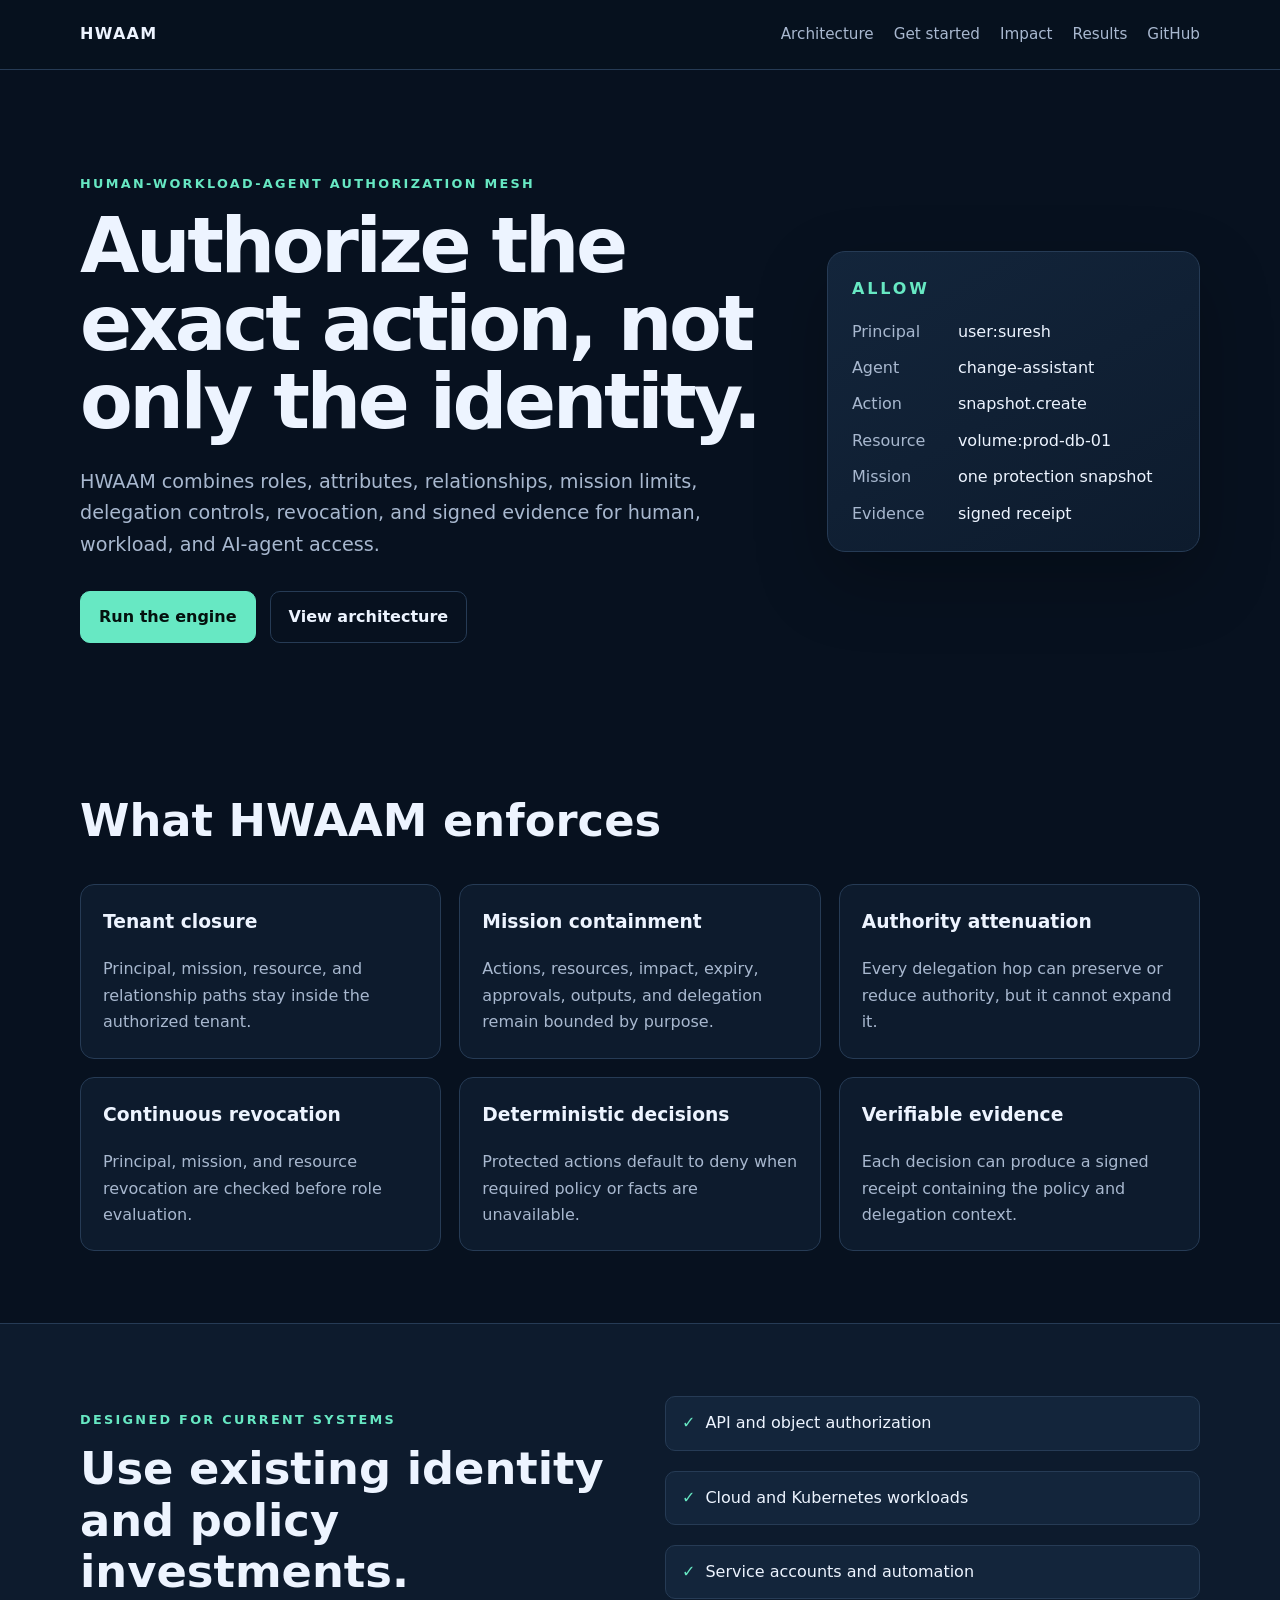
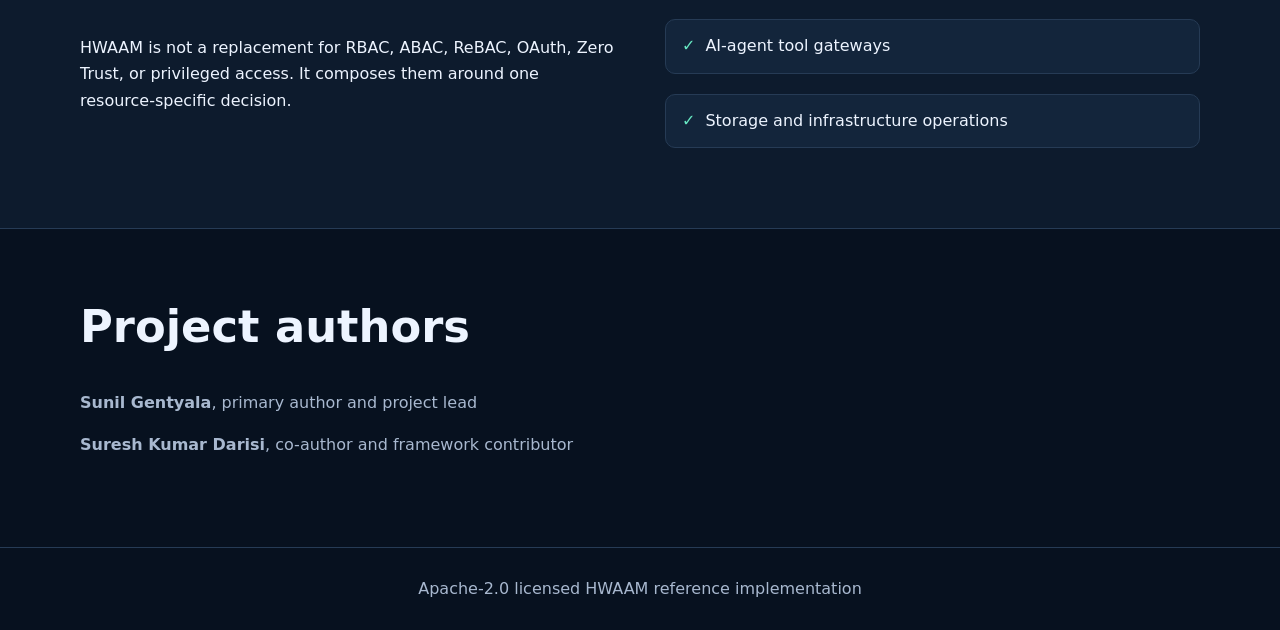
<file: docs/index.html>
<!doctype html>
<html lang="en">
<head>
  <meta charset="utf-8">
  <meta name="viewport" content="width=device-width,initial-scale=1">
  <meta name="description" content="HWAAM, a mission-bounded authorization mesh for humans, workloads, and AI agents.">
  <title>HWAAM Authorization Mesh</title>
  <link rel="stylesheet" href="assets/style.css">
</head>
<body>
<header class="site-header">
  <a class="brand" href="index.html">HWAAM</a>
  <nav>
    <a href="architecture.html">Architecture</a>
    <a href="getting-started.html">Get started</a>
    <a href="impact.html">Impact</a>
    <a href="test-results.html">Results</a>
    <a href="https://github.com/sunilgentyala/hwaam-authorization-mesh">GitHub</a>
  </nav>
</header>

<main>
  <section class="hero">
    <div>
      <p class="eyebrow">Human-Workload-Agent Authorization Mesh</p>
      <h1>Authorize the exact action, not only the identity.</h1>
      <p class="lead">HWAAM combines roles, attributes, relationships, mission limits, delegation controls, revocation, and signed evidence for human, workload, and AI-agent access.</p>
      <div class="actions">
        <a class="button primary" href="getting-started.html">Run the engine</a>
        <a class="button" href="architecture.html">View architecture</a>
      </div>
    </div>
    <div class="decision-card">
      <span class="status">ALLOW</span>
      <dl>
        <dt>Principal</dt><dd>user:suresh</dd>
        <dt>Agent</dt><dd>change-assistant</dd>
        <dt>Action</dt><dd>snapshot.create</dd>
        <dt>Resource</dt><dd>volume:prod-db-01</dd>
        <dt>Mission</dt><dd>one protection snapshot</dd>
        <dt>Evidence</dt><dd>signed receipt</dd>
      </dl>
    </div>
  </section>

  <section class="container">
    <h2>What HWAAM enforces</h2>
    <div class="card-grid">
      <article><h3>Tenant closure</h3><p>Principal, mission, resource, and relationship paths stay inside the authorized tenant.</p></article>
      <article><h3>Mission containment</h3><p>Actions, resources, impact, expiry, approvals, outputs, and delegation remain bounded by purpose.</p></article>
      <article><h3>Authority attenuation</h3><p>Every delegation hop can preserve or reduce authority, but it cannot expand it.</p></article>
      <article><h3>Continuous revocation</h3><p>Principal, mission, and resource revocation are checked before role evaluation.</p></article>
      <article><h3>Deterministic decisions</h3><p>Protected actions default to deny when required policy or facts are unavailable.</p></article>
      <article><h3>Verifiable evidence</h3><p>Each decision can produce a signed receipt containing the policy and delegation context.</p></article>
    </div>
  </section>

  <section class="band">
    <div class="container split">
      <div>
        <p class="eyebrow">Designed for current systems</p>
        <h2>Use existing identity and policy investments.</h2>
        <p>HWAAM is not a replacement for RBAC, ABAC, ReBAC, OAuth, Zero Trust, or privileged access. It composes them around one resource-specific decision.</p>
      </div>
      <ul class="check-list">
        <li>API and object authorization</li>
        <li>Cloud and Kubernetes workloads</li>
        <li>Service accounts and automation</li>
        <li>AI-agent tool gateways</li>
        <li>Storage and infrastructure operations</li>
      </ul>
    </div>
  </section>

  <section class="container authors">
    <h2>Project authors</h2>
    <p><strong>Sunil Gentyala</strong>, primary author and project lead</p>
    <p><strong>Suresh Kumar Darisi</strong>, co-author and framework contributor</p>
  </section>
</main>

<footer>Apache-2.0 licensed HWAAM reference implementation</footer>
</body>
</html>
</file>
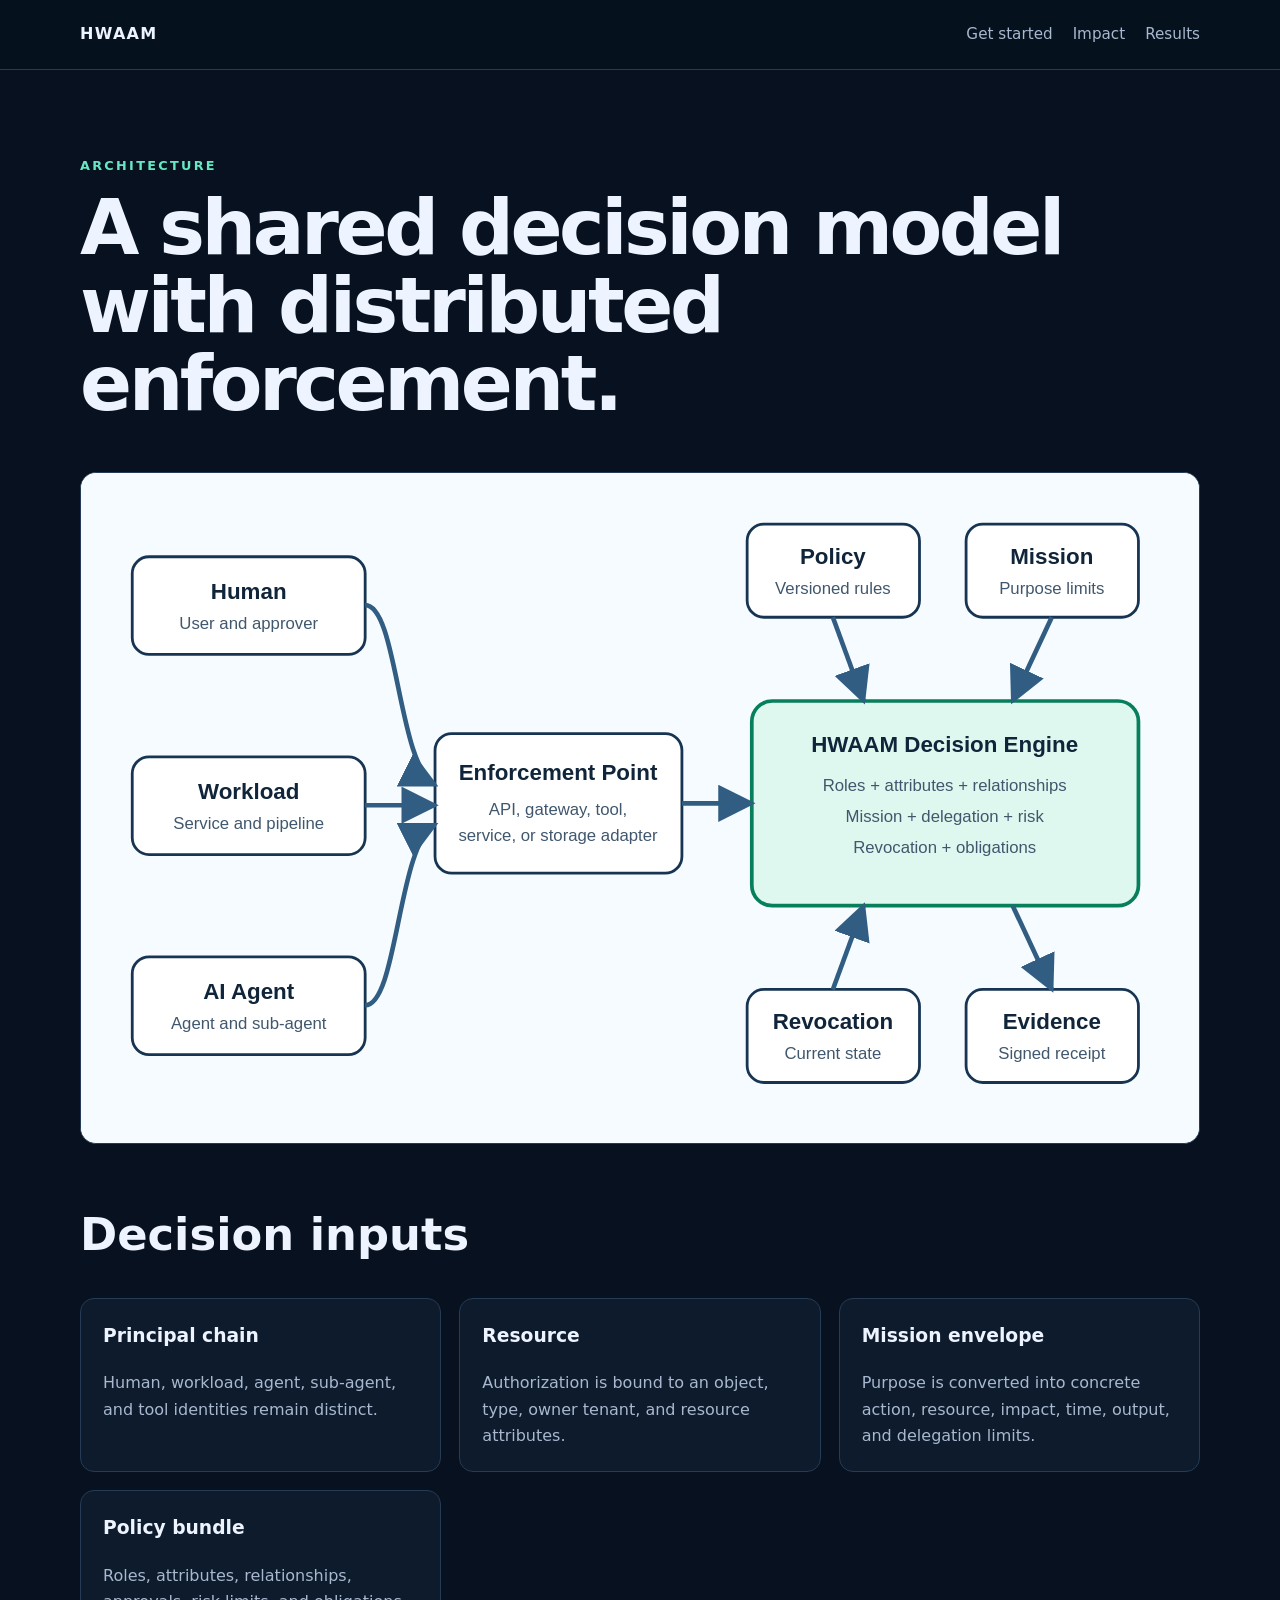
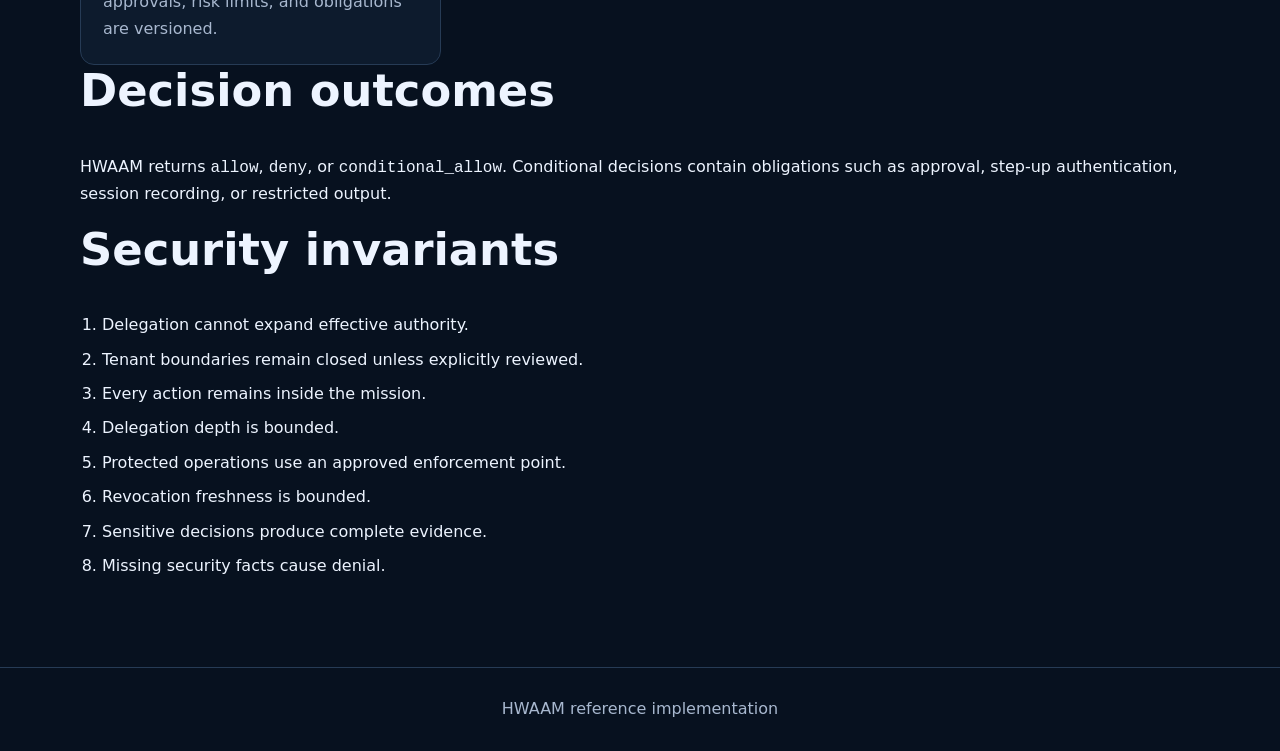
<file: docs/architecture.html>
<!doctype html>
<html lang="en">
<head>
  <meta charset="utf-8">
  <meta name="viewport" content="width=device-width,initial-scale=1">
  <title>Architecture | HWAAM</title>
  <link rel="stylesheet" href="assets/style.css">
</head>
<body>
<header class="site-header">
  <a class="brand" href="index.html">HWAAM</a>
  <nav><a href="getting-started.html">Get started</a><a href="impact.html">Impact</a><a href="test-results.html">Results</a></nav>
</header>
<main class="container">
  <p class="eyebrow">Architecture</p>
  <h1>A shared decision model with distributed enforcement.</h1>
  <img class="architecture" src="assets/architecture.svg" alt="HWAAM architecture showing principals, enforcement points, policy evaluation, revocation, and signed evidence.">
  <h2>Decision inputs</h2>
  <div class="card-grid">
    <article><h3>Principal chain</h3><p>Human, workload, agent, sub-agent, and tool identities remain distinct.</p></article>
    <article><h3>Resource</h3><p>Authorization is bound to an object, type, owner tenant, and resource attributes.</p></article>
    <article><h3>Mission envelope</h3><p>Purpose is converted into concrete action, resource, impact, time, output, and delegation limits.</p></article>
    <article><h3>Policy bundle</h3><p>Roles, attributes, relationships, approvals, risk limits, and obligations are versioned.</p></article>
  </div>
  <h2>Decision outcomes</h2>
  <p>HWAAM returns <code>allow</code>, <code>deny</code>, or <code>conditional_allow</code>. Conditional decisions contain obligations such as approval, step-up authentication, session recording, or restricted output.</p>
  <h2>Security invariants</h2>
  <ol>
    <li>Delegation cannot expand effective authority.</li>
    <li>Tenant boundaries remain closed unless explicitly reviewed.</li>
    <li>Every action remains inside the mission.</li>
    <li>Delegation depth is bounded.</li>
    <li>Protected operations use an approved enforcement point.</li>
    <li>Revocation freshness is bounded.</li>
    <li>Sensitive decisions produce complete evidence.</li>
    <li>Missing security facts cause denial.</li>
  </ol>
</main>
<footer>HWAAM reference implementation</footer>
</body>
</html>
</file>
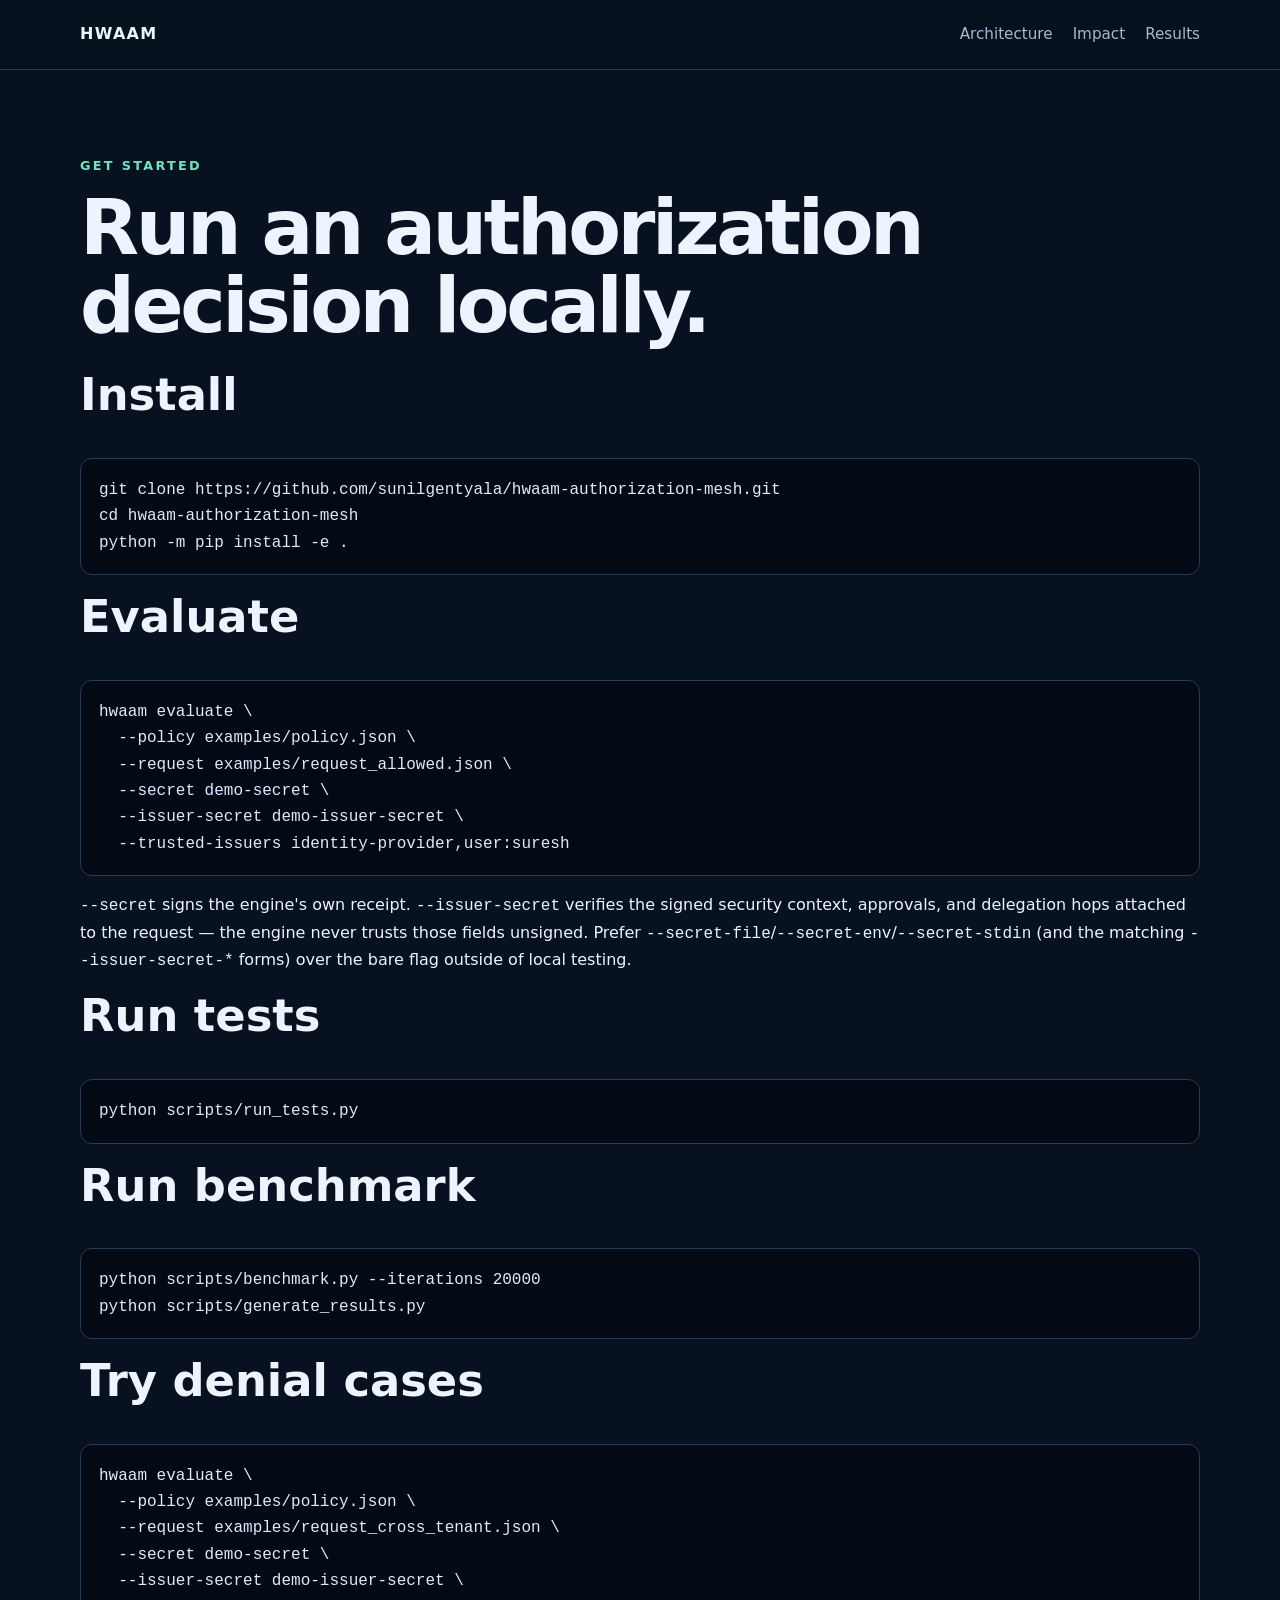
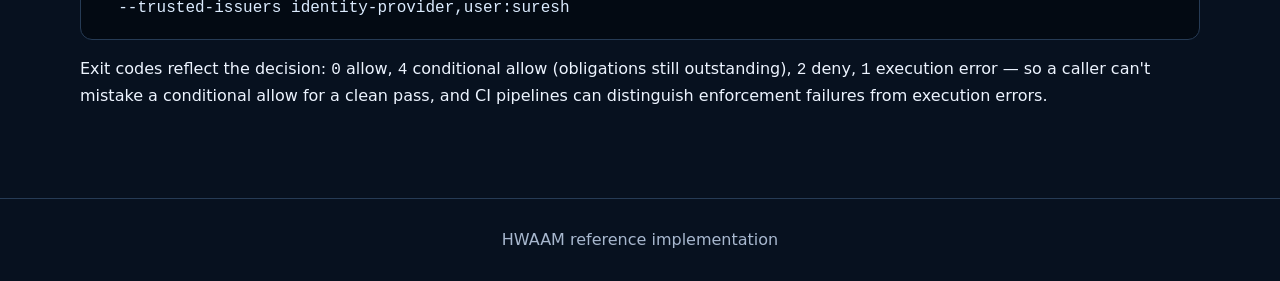
<file: docs/getting-started.html>
<!doctype html>
<html lang="en">
<head>
  <meta charset="utf-8">
  <meta name="viewport" content="width=device-width,initial-scale=1">
  <title>Get Started | HWAAM</title>
  <link rel="stylesheet" href="assets/style.css">
</head>
<body>
<header class="site-header">
  <a class="brand" href="index.html">HWAAM</a>
  <nav><a href="architecture.html">Architecture</a><a href="impact.html">Impact</a><a href="test-results.html">Results</a></nav>
</header>
<main class="container">
  <p class="eyebrow">Get started</p>
  <h1>Run an authorization decision locally.</h1>
  <h2>Install</h2>
  <pre>git clone https://github.com/sunilgentyala/hwaam-authorization-mesh.git
cd hwaam-authorization-mesh
python -m pip install -e .</pre>
  <h2>Evaluate</h2>
  <pre>hwaam evaluate \
  --policy examples/policy.json \
  --request examples/request_allowed.json \
  --secret demo-secret \
  --issuer-secret demo-issuer-secret \
  --trusted-issuers identity-provider,user:suresh</pre>
  <p><code>--secret</code> signs the engine's own receipt. <code>--issuer-secret</code> verifies the signed security context, approvals, and delegation hops attached to the request &mdash; the engine never trusts those fields unsigned. Prefer <code>--secret-file</code>/<code>--secret-env</code>/<code>--secret-stdin</code> (and the matching <code>--issuer-secret-*</code> forms) over the bare flag outside of local testing.</p>
  <h2>Run tests</h2>
  <pre>python scripts/run_tests.py</pre>
  <h2>Run benchmark</h2>
  <pre>python scripts/benchmark.py --iterations 20000
python scripts/generate_results.py</pre>
  <h2>Try denial cases</h2>
  <pre>hwaam evaluate \
  --policy examples/policy.json \
  --request examples/request_cross_tenant.json \
  --secret demo-secret \
  --issuer-secret demo-issuer-secret \
  --trusted-issuers identity-provider,user:suresh</pre>
  <p>Exit codes reflect the decision: <code>0</code> allow, <code>4</code> conditional allow (obligations still outstanding), <code>2</code> deny, <code>1</code> execution error &mdash; so a caller can't mistake a conditional allow for a clean pass, and CI pipelines can distinguish enforcement failures from execution errors.</p>
</main>
<footer>HWAAM reference implementation</footer>
</body>
</html>
</file>
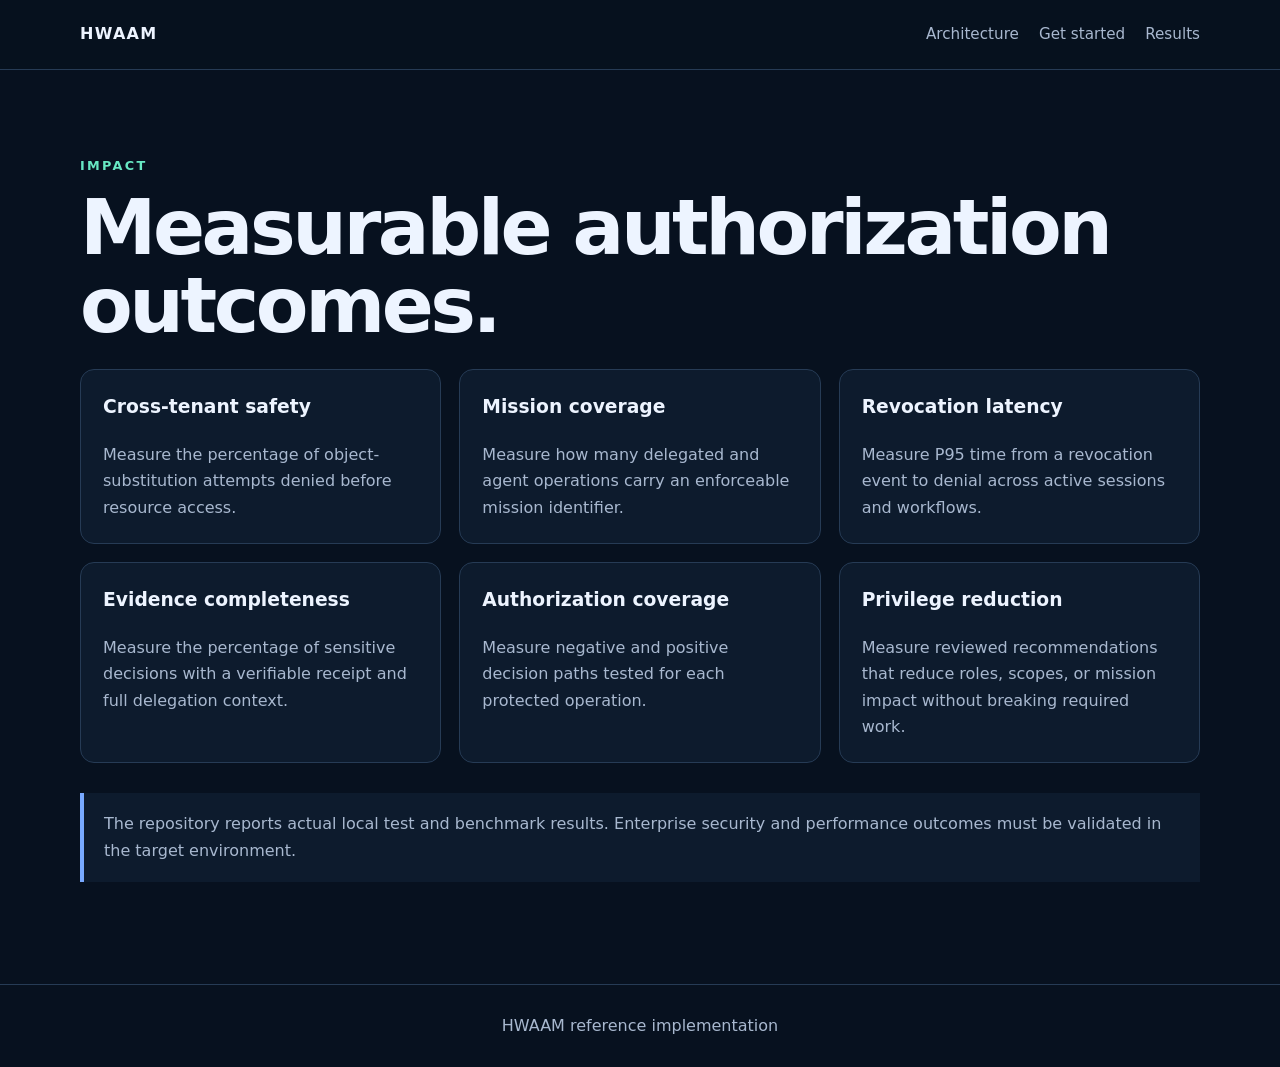
<file: docs/impact.html>
<!doctype html>
<html lang="en">
<head>
  <meta charset="utf-8">
  <meta name="viewport" content="width=device-width,initial-scale=1">
  <title>Impact | HWAAM</title>
  <link rel="stylesheet" href="assets/style.css">
</head>
<body>
<header class="site-header">
  <a class="brand" href="index.html">HWAAM</a>
  <nav><a href="architecture.html">Architecture</a><a href="getting-started.html">Get started</a><a href="test-results.html">Results</a></nav>
</header>
<main class="container">
  <p class="eyebrow">Impact</p>
  <h1>Measurable authorization outcomes.</h1>
  <div class="card-grid">
    <article><h3>Cross-tenant safety</h3><p>Measure the percentage of object-substitution attempts denied before resource access.</p></article>
    <article><h3>Mission coverage</h3><p>Measure how many delegated and agent operations carry an enforceable mission identifier.</p></article>
    <article><h3>Revocation latency</h3><p>Measure P95 time from a revocation event to denial across active sessions and workflows.</p></article>
    <article><h3>Evidence completeness</h3><p>Measure the percentage of sensitive decisions with a verifiable receipt and full delegation context.</p></article>
    <article><h3>Authorization coverage</h3><p>Measure negative and positive decision paths tested for each protected operation.</p></article>
    <article><h3>Privilege reduction</h3><p>Measure reviewed recommendations that reduce roles, scopes, or mission impact without breaking required work.</p></article>
  </div>
  <div class="notice">
    The repository reports actual local test and benchmark results. Enterprise security and performance outcomes must be validated in the target environment.
  </div>
</main>
<footer>HWAAM reference implementation</footer>
</body>
</html>
</file>
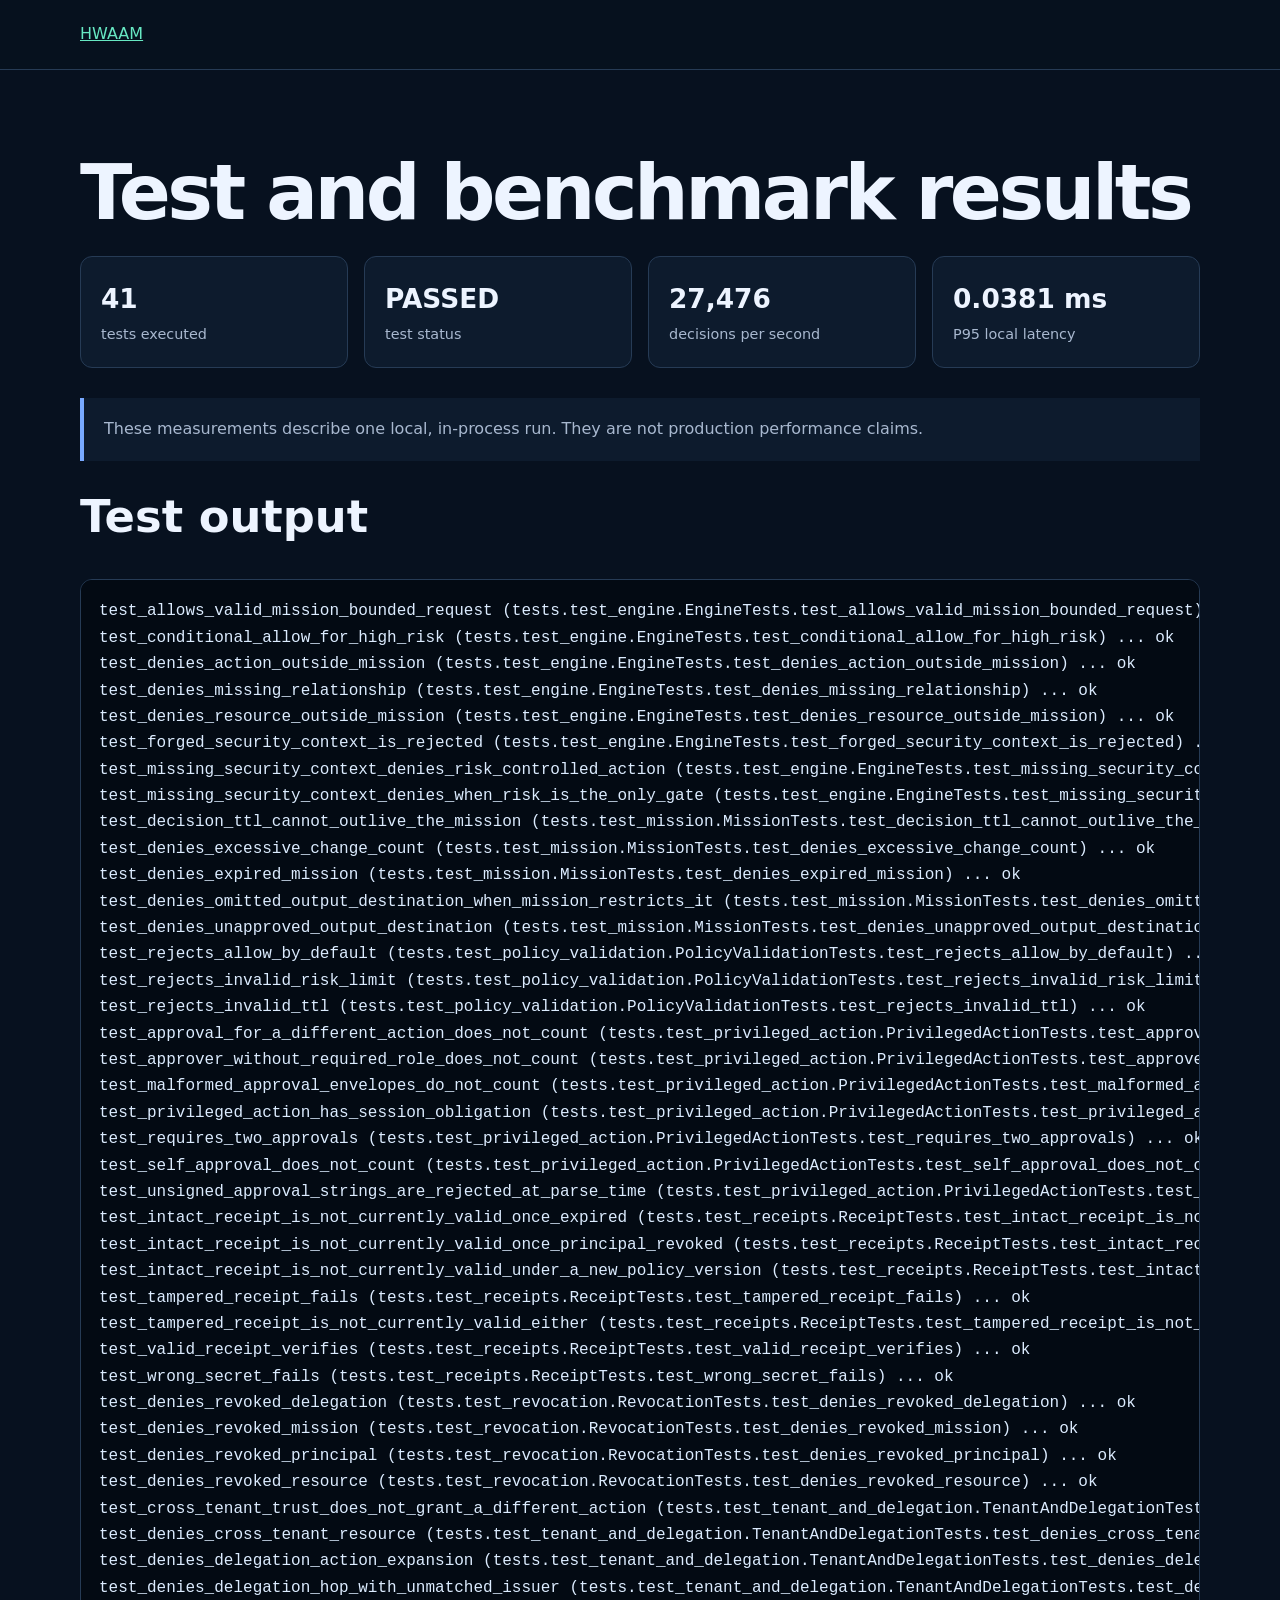
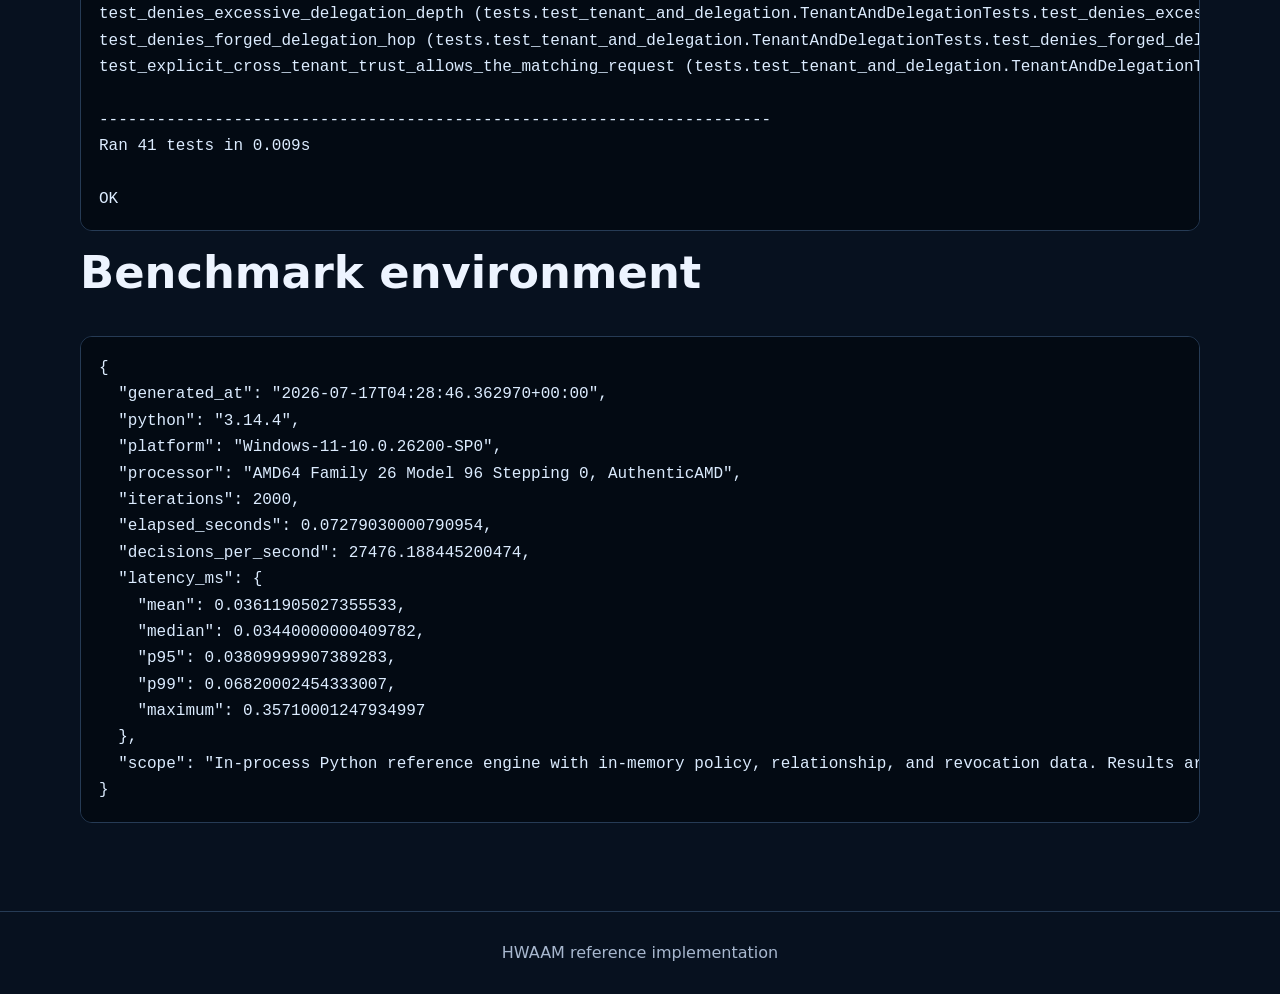
<file: docs/test-results.html>
<!doctype html>
<html lang="en">
<head>
  <meta charset="utf-8">
  <meta name="viewport" content="width=device-width,initial-scale=1">
  <title>HWAAM Test Results</title>
  <link rel="stylesheet" href="assets/style.css">
</head>
<body>
<header class="site-header"><a href="index.html">HWAAM</a></header>
<main class="container">
  <h1>Test and benchmark results</h1>
  <section class="metric-grid">
    <article><strong>41</strong><span>tests executed</span></article>
    <article><strong>PASSED</strong><span>test status</span></article>
    <article><strong>27,476</strong><span>decisions per second</span></article>
    <article><strong>0.0381 ms</strong><span>P95 local latency</span></article>
  </section>
  <p class="notice">These measurements describe one local, in-process run. They are not production performance claims.</p>
  <h2>Test output</h2>
  <pre>test_allows_valid_mission_bounded_request (tests.test_engine.EngineTests.test_allows_valid_mission_bounded_request) ... ok
test_conditional_allow_for_high_risk (tests.test_engine.EngineTests.test_conditional_allow_for_high_risk) ... ok
test_denies_action_outside_mission (tests.test_engine.EngineTests.test_denies_action_outside_mission) ... ok
test_denies_missing_relationship (tests.test_engine.EngineTests.test_denies_missing_relationship) ... ok
test_denies_resource_outside_mission (tests.test_engine.EngineTests.test_denies_resource_outside_mission) ... ok
test_forged_security_context_is_rejected (tests.test_engine.EngineTests.test_forged_security_context_is_rejected) ... ok
test_missing_security_context_denies_risk_controlled_action (tests.test_engine.EngineTests.test_missing_security_context_denies_risk_controlled_action) ... ok
test_missing_security_context_denies_when_risk_is_the_only_gate (tests.test_engine.EngineTests.test_missing_security_context_denies_when_risk_is_the_only_gate) ... ok
test_decision_ttl_cannot_outlive_the_mission (tests.test_mission.MissionTests.test_decision_ttl_cannot_outlive_the_mission) ... ok
test_denies_excessive_change_count (tests.test_mission.MissionTests.test_denies_excessive_change_count) ... ok
test_denies_expired_mission (tests.test_mission.MissionTests.test_denies_expired_mission) ... ok
test_denies_omitted_output_destination_when_mission_restricts_it (tests.test_mission.MissionTests.test_denies_omitted_output_destination_when_mission_restricts_it) ... ok
test_denies_unapproved_output_destination (tests.test_mission.MissionTests.test_denies_unapproved_output_destination) ... ok
test_rejects_allow_by_default (tests.test_policy_validation.PolicyValidationTests.test_rejects_allow_by_default) ... ok
test_rejects_invalid_risk_limit (tests.test_policy_validation.PolicyValidationTests.test_rejects_invalid_risk_limit) ... ok
test_rejects_invalid_ttl (tests.test_policy_validation.PolicyValidationTests.test_rejects_invalid_ttl) ... ok
test_approval_for_a_different_action_does_not_count (tests.test_privileged_action.PrivilegedActionTests.test_approval_for_a_different_action_does_not_count) ... ok
test_approver_without_required_role_does_not_count (tests.test_privileged_action.PrivilegedActionTests.test_approver_without_required_role_does_not_count) ... ok
test_malformed_approval_envelopes_do_not_count (tests.test_privileged_action.PrivilegedActionTests.test_malformed_approval_envelopes_do_not_count) ... ok
test_privileged_action_has_session_obligation (tests.test_privileged_action.PrivilegedActionTests.test_privileged_action_has_session_obligation) ... ok
test_requires_two_approvals (tests.test_privileged_action.PrivilegedActionTests.test_requires_two_approvals) ... ok
test_self_approval_does_not_count (tests.test_privileged_action.PrivilegedActionTests.test_self_approval_does_not_count) ... ok
test_unsigned_approval_strings_are_rejected_at_parse_time (tests.test_privileged_action.PrivilegedActionTests.test_unsigned_approval_strings_are_rejected_at_parse_time) ... ok
test_intact_receipt_is_not_currently_valid_once_expired (tests.test_receipts.ReceiptTests.test_intact_receipt_is_not_currently_valid_once_expired) ... ok
test_intact_receipt_is_not_currently_valid_once_principal_revoked (tests.test_receipts.ReceiptTests.test_intact_receipt_is_not_currently_valid_once_principal_revoked) ... ok
test_intact_receipt_is_not_currently_valid_under_a_new_policy_version (tests.test_receipts.ReceiptTests.test_intact_receipt_is_not_currently_valid_under_a_new_policy_version) ... ok
test_tampered_receipt_fails (tests.test_receipts.ReceiptTests.test_tampered_receipt_fails) ... ok
test_tampered_receipt_is_not_currently_valid_either (tests.test_receipts.ReceiptTests.test_tampered_receipt_is_not_currently_valid_either) ... ok
test_valid_receipt_verifies (tests.test_receipts.ReceiptTests.test_valid_receipt_verifies) ... ok
test_wrong_secret_fails (tests.test_receipts.ReceiptTests.test_wrong_secret_fails) ... ok
test_denies_revoked_delegation (tests.test_revocation.RevocationTests.test_denies_revoked_delegation) ... ok
test_denies_revoked_mission (tests.test_revocation.RevocationTests.test_denies_revoked_mission) ... ok
test_denies_revoked_principal (tests.test_revocation.RevocationTests.test_denies_revoked_principal) ... ok
test_denies_revoked_resource (tests.test_revocation.RevocationTests.test_denies_revoked_resource) ... ok
test_cross_tenant_trust_does_not_grant_a_different_action (tests.test_tenant_and_delegation.TenantAndDelegationTests.test_cross_tenant_trust_does_not_grant_a_different_action) ... ok
test_denies_cross_tenant_resource (tests.test_tenant_and_delegation.TenantAndDelegationTests.test_denies_cross_tenant_resource) ... ok
test_denies_delegation_action_expansion (tests.test_tenant_and_delegation.TenantAndDelegationTests.test_denies_delegation_action_expansion) ... ok
test_denies_delegation_hop_with_unmatched_issuer (tests.test_tenant_and_delegation.TenantAndDelegationTests.test_denies_delegation_hop_with_unmatched_issuer) ... ok
test_denies_excessive_delegation_depth (tests.test_tenant_and_delegation.TenantAndDelegationTests.test_denies_excessive_delegation_depth) ... ok
test_denies_forged_delegation_hop (tests.test_tenant_and_delegation.TenantAndDelegationTests.test_denies_forged_delegation_hop) ... ok
test_explicit_cross_tenant_trust_allows_the_matching_request (tests.test_tenant_and_delegation.TenantAndDelegationTests.test_explicit_cross_tenant_trust_allows_the_matching_request) ... ok

----------------------------------------------------------------------
Ran 41 tests in 0.009s

OK</pre>
  <h2>Benchmark environment</h2>
  <pre>{
  &quot;generated_at&quot;: &quot;2026-07-17T04:28:46.362970+00:00&quot;,
  &quot;python&quot;: &quot;3.14.4&quot;,
  &quot;platform&quot;: &quot;Windows-11-10.0.26200-SP0&quot;,
  &quot;processor&quot;: &quot;AMD64 Family 26 Model 96 Stepping 0, AuthenticAMD&quot;,
  &quot;iterations&quot;: 2000,
  &quot;elapsed_seconds&quot;: 0.07279030000790954,
  &quot;decisions_per_second&quot;: 27476.188445200474,
  &quot;latency_ms&quot;: {
    &quot;mean&quot;: 0.03611905027355533,
    &quot;median&quot;: 0.03440000000409782,
    &quot;p95&quot;: 0.03809999907389283,
    &quot;p99&quot;: 0.06820002454333007,
    &quot;maximum&quot;: 0.35710001247934997
  },
  &quot;scope&quot;: &quot;In-process Python reference engine with in-memory policy, relationship, and revocation data. Results are not production claims.&quot;
}</pre>
</main>
<footer>HWAAM reference implementation</footer>
</body>
</html>
</file>
<file: docs/assets/style.css>
:root {
  --bg: #07111f;
  --panel: #0d1b2d;
  --panel-2: #13253b;
  --text: #edf4ff;
  --muted: #a8b8cf;
  --accent: #67e8c3;
  --accent-2: #78a9ff;
  --line: #263b55;
  --max: 1120px;
}

* { box-sizing: border-box; }
html { scroll-behavior: smooth; }
body {
  margin: 0;
  background: var(--bg);
  color: var(--text);
  font-family: Inter, ui-sans-serif, system-ui, -apple-system, BlinkMacSystemFont, "Segoe UI", sans-serif;
  line-height: 1.65;
}
a { color: var(--accent); }
.site-header {
  min-height: 70px;
  border-bottom: 1px solid var(--line);
  display: flex;
  align-items: center;
  justify-content: space-between;
  padding: 0 max(24px, calc((100vw - var(--max)) / 2));
  position: sticky;
  top: 0;
  background: rgba(7, 17, 31, 0.94);
  backdrop-filter: blur(14px);
  z-index: 10;
}
.brand { color: var(--text); font-weight: 800; text-decoration: none; letter-spacing: .08em; }
nav { display: flex; gap: 20px; flex-wrap: wrap; }
nav a { color: var(--muted); text-decoration: none; font-size: .95rem; }
nav a:hover { color: var(--text); }
.container { width: min(var(--max), calc(100% - 40px)); margin: 0 auto; padding: 72px 0; }
.hero {
  width: min(var(--max), calc(100% - 40px));
  margin: 0 auto;
  padding: 90px 0 80px;
  display: grid;
  grid-template-columns: 1.3fr .7fr;
  gap: 54px;
  align-items: center;
}
h1 { font-size: clamp(2.6rem, 6vw, 5rem); line-height: 1.02; letter-spacing: -.045em; margin: 12px 0 24px; }
h2 { font-size: clamp(1.8rem, 3.5vw, 3rem); line-height: 1.15; margin-top: 0; }
h3 { margin-top: 0; }
.lead { font-size: 1.2rem; color: var(--muted); max-width: 720px; }
.eyebrow { text-transform: uppercase; letter-spacing: .18em; font-size: .8rem; font-weight: 800; color: var(--accent); }
.actions { display: flex; gap: 14px; flex-wrap: wrap; margin-top: 30px; }
.button {
  border: 1px solid var(--line);
  border-radius: 10px;
  padding: 12px 18px;
  text-decoration: none;
  color: var(--text);
  font-weight: 700;
}
.button.primary { background: var(--accent); border-color: var(--accent); color: #04110e; }
.decision-card {
  border: 1px solid var(--line);
  background: linear-gradient(150deg, var(--panel-2), var(--panel));
  border-radius: 18px;
  padding: 24px;
  box-shadow: 0 28px 70px rgba(0,0,0,.25);
}
.status { color: var(--accent); font-weight: 900; letter-spacing: .18em; }
dl { display: grid; grid-template-columns: 90px 1fr; gap: 10px 16px; margin-bottom: 0; }
dt { color: var(--muted); }
dd { margin: 0; word-break: break-word; }
.card-grid { display: grid; grid-template-columns: repeat(3, 1fr); gap: 18px; }
.card-grid article {
  background: var(--panel);
  border: 1px solid var(--line);
  border-radius: 14px;
  padding: 22px;
}
.card-grid p { color: var(--muted); margin-bottom: 0; }
.band { background: var(--panel); border-top: 1px solid var(--line); border-bottom: 1px solid var(--line); }
.split { display: grid; grid-template-columns: 1fr 1fr; gap: 50px; }
.check-list { list-style: none; padding: 0; margin: 0; display: grid; gap: 12px; }
.check-list li { border: 1px solid var(--line); border-radius: 10px; padding: 13px 16px; background: var(--panel-2); }
.check-list li::before { content: "✓"; color: var(--accent); margin-right: 10px; }
.authors p { color: var(--muted); }
pre, code {
  font-family: "SFMono-Regular", Consolas, "Liberation Mono", monospace;
}
pre {
  background: #030a13;
  border: 1px solid var(--line);
  border-radius: 12px;
  padding: 18px;
  overflow-x: auto;
  color: #dcecff;
}
.notice {
  border-left: 4px solid var(--accent-2);
  background: var(--panel);
  padding: 18px 20px;
  margin: 30px 0;
  color: var(--muted);
}
.metric-grid { display: grid; grid-template-columns: repeat(4, 1fr); gap: 16px; }
.metric-grid article { border: 1px solid var(--line); border-radius: 12px; padding: 20px; background: var(--panel); }
.metric-grid strong { display: block; font-size: 1.65rem; }
.metric-grid span { color: var(--muted); font-size: .9rem; }
.architecture { width: 100%; margin: 24px 0 56px; border: 1px solid var(--line); border-radius: 16px; background: #f6fbff; }
footer { border-top: 1px solid var(--line); color: var(--muted); text-align: center; padding: 28px 20px; }
ol { padding-left: 22px; }
li { margin-bottom: 8px; }

@media (max-width: 850px) {
  .hero, .split { grid-template-columns: 1fr; }
  .card-grid { grid-template-columns: 1fr 1fr; }
  .metric-grid { grid-template-columns: 1fr 1fr; }
  .site-header { align-items: flex-start; padding-top: 18px; padding-bottom: 18px; gap: 16px; flex-direction: column; }
}
@media (max-width: 560px) {
  .card-grid, .metric-grid { grid-template-columns: 1fr; }
  nav { gap: 12px; }
}
</file>
